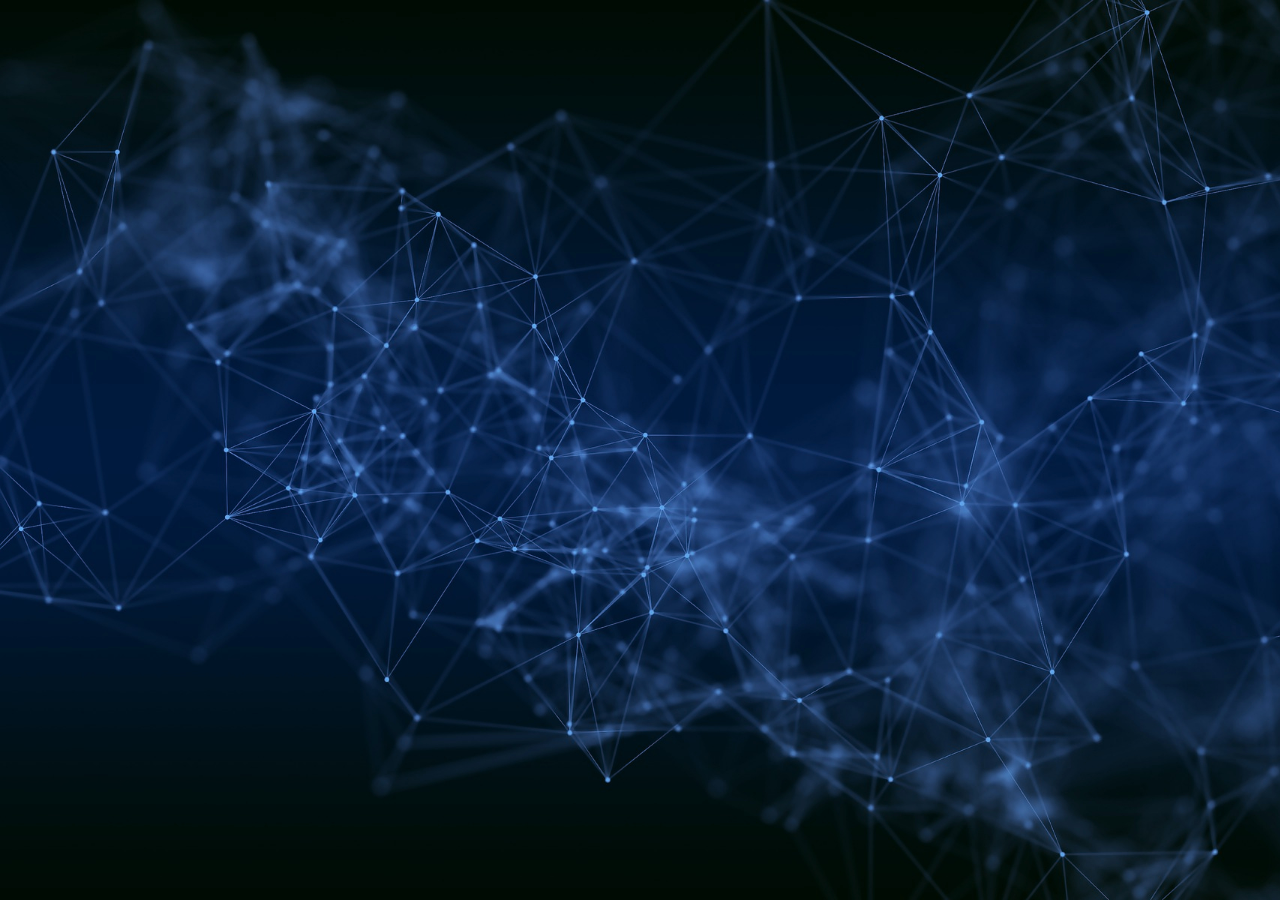
<file: index.html>
<!DOCTYPE html>
<html lang="en">
  <head>
    <meta charset="UTF-8">
    <meta name="viewport" content="width=device-width, initial-scale=1.0">
    <title>devopslearning</title>
    <!-- Favicon -->
    <link rel="icon" href="img/icon.png" type="image/x-icon" />
    <!-- Font Awesome icons -->
    <link rel="stylesheet" href="https://use.fontawesome.com/releases/v5.8.1/css/all.css">
    <!-- Core theme CSS -->
    <link rel="stylesheet" href="style.css">
  </head>

  <body>
    <!-- Parallax Pixel Background Animation -->
    <section class="animated-background">
      <div id="stars1"></div>
      <div id="stars2"></div>
      <div id="stars3"></div>
    </section>
    <!-- End of Parallax Pixel Background Animation -->

    <a id="profilePicture" href="#popup">
      <img src="img/icon.png" alt="Profile Picture">
    </a>

    <div class="overlay" id="popup">
      <div class="popup">
        <div class="popup-photo">
          <a href="img/icon.png" target="_blank">
            <img src="img/icon.png" alt="Profile Picture">
          </a>
        </div>
        <div class="popup-quote">
          IT courses at the best price
        </div>
        <a class="popup-close" onclick="history.back()">&times;</a>
      </div>
    </div>

    <div id="userName">
      devopslearning
    </div>

    <div id="links">
        <a class="link" href="https://www.udemy.com/course/fortinet-fortigate-pracical-firewalling-course/?couponCode=LINK-2025-04" target="_blank" style="background-image: url('img/fortinet.jpg');">
        Fortinet FortiGate: Pracical Firewalling Course
        <br>only 12.99
    </a>
    <a class="link" href="https://www.udemy.com/course/proxmox-ve-8-practical-course-on-virtualization/?couponCode=LINK-2025-04" target="_blank" style="background-image: url('img/proxmox.jpg');">
        Proxmox VE 8 Practical Course on Virtualization
        <br>only 12.99
    </a>
    <a class="link" href="https://www.udemy.com/course/proxmox-ve-advanced-virtualization-hands-on-course/?couponCode=LINK-2025-04" target="_blank" style="background-image: url('img/proxmox-advanced.jpg');">
      Proxmox VE 8 Advanced - Virtualization Hands-on Course
      <br>only 12.99
    </a>
    </div>

    <div id="hashtag">
      Special Discount on IT Courses
    </div>
  </body>
</html>
</file>
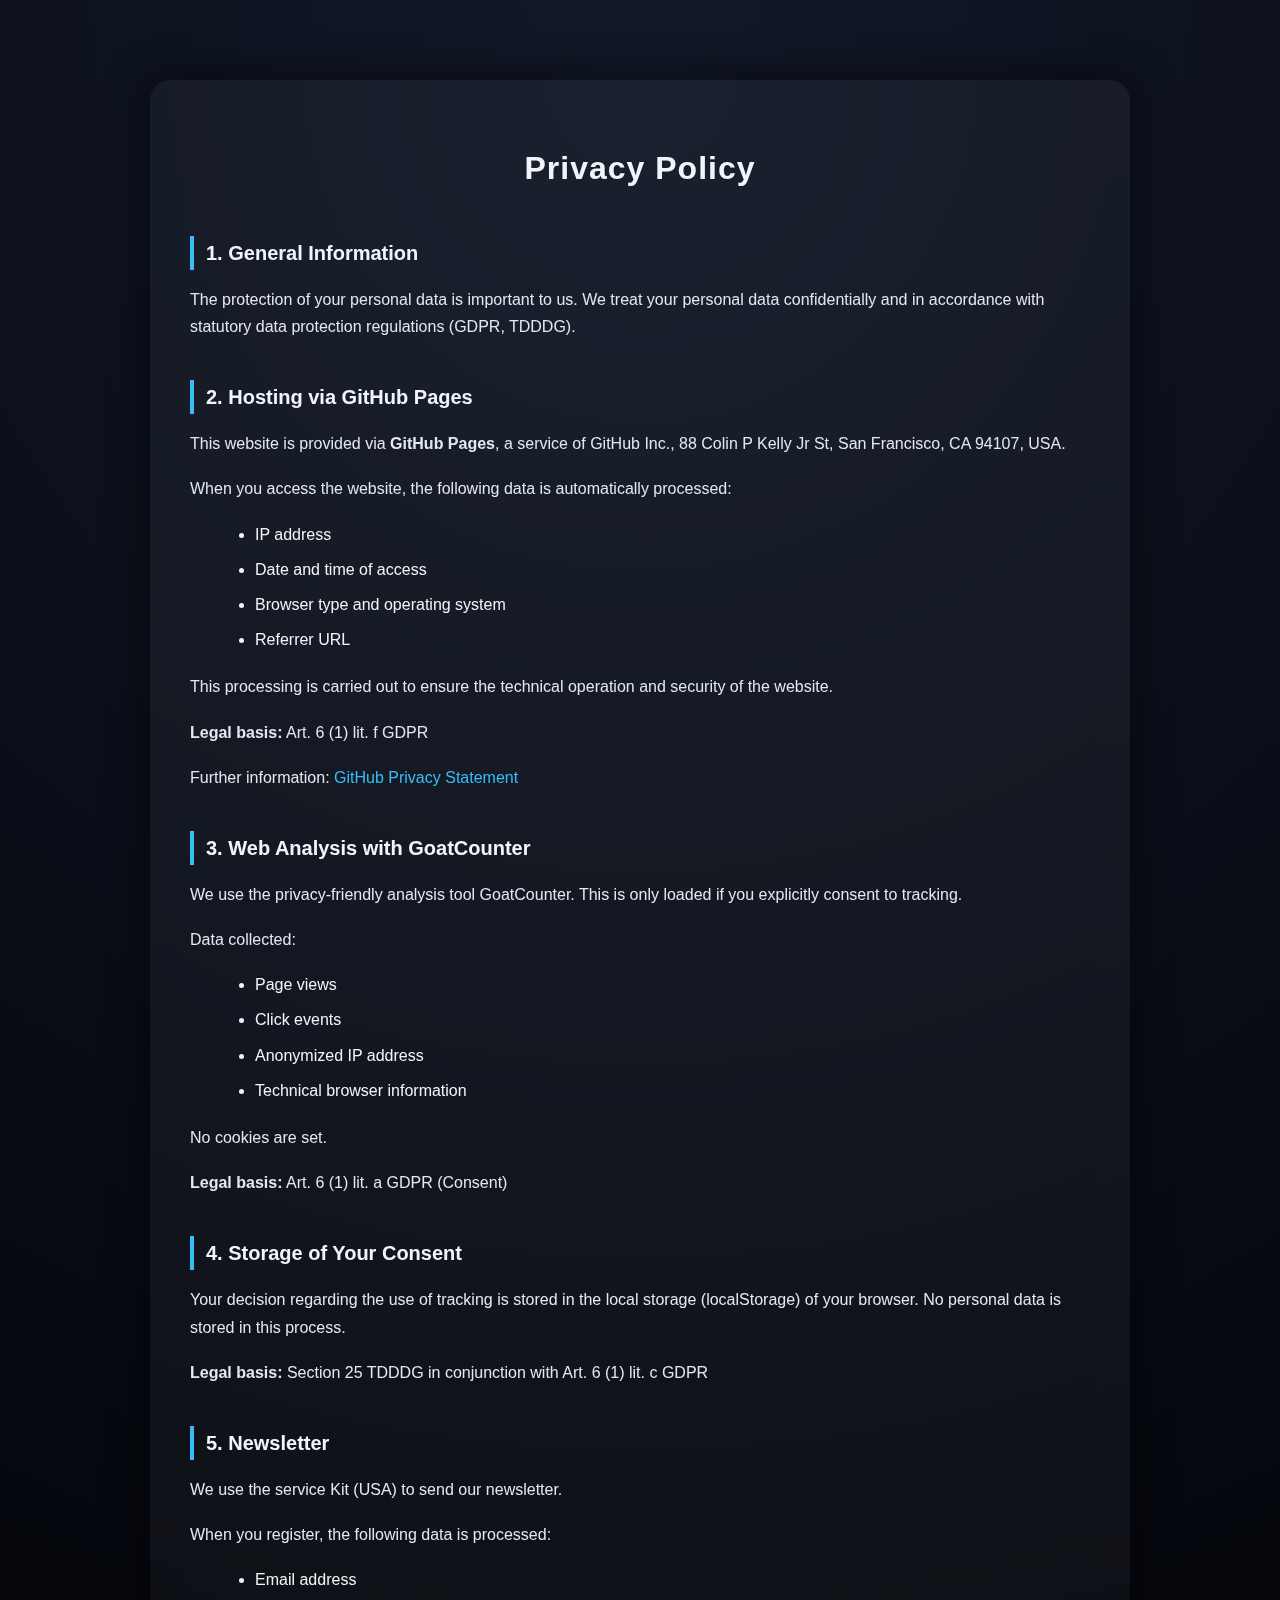
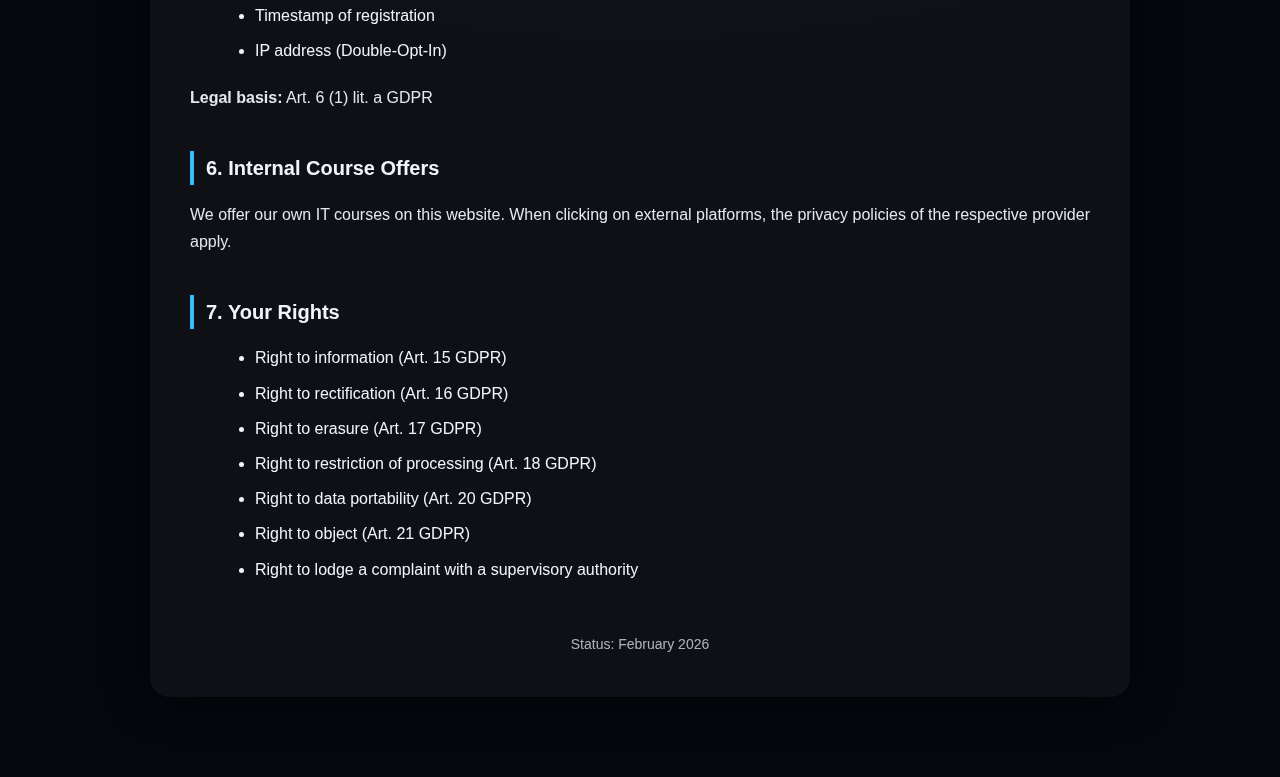
<file: dataprotection.html>
<!DOCTYPE html>
<html lang="en">
<head>
  <meta charset="UTF-8">
  <title>Privacy Policy</title>
  <link rel="stylesheet" href="dataprotection.css">
</head>
<body>

<div class="privacy-container">

  <h1>Privacy Policy</h1>

  <h2>1. General Information</h2>
  <p>
    The protection of your personal data is important to us. 
    We treat your personal data confidentially and in accordance 
    with statutory data protection regulations (GDPR, TDDDG).
  </p>

  <h2>2. Hosting via GitHub Pages</h2>
  <p>
    This website is provided via <strong>GitHub Pages</strong>, 
    a service of GitHub Inc., 88 Colin P Kelly Jr St, 
    San Francisco, CA 94107, USA.
  </p>

  <p>When you access the website, the following data is automatically processed:</p>

  <ul>
    <li>IP address</li>
    <li>Date and time of access</li>
    <li>Browser type and operating system</li>
    <li>Referrer URL</li>
  </ul>

  <p>
    This processing is carried out to ensure the technical operation 
    and security of the website.
  </p>

  <p>
    <strong>Legal basis:</strong> 
    Art. 6 (1) lit. f GDPR
  </p>

  <p>
    Further information: 
    <a href="https://docs.github.com/en/site-policy/privacy-policies/github-privacy-statement" target="_blank">
      GitHub Privacy Statement
    </a>
  </p>

  <h2>3. Web Analysis with GoatCounter</h2>
  <p>
    We use the privacy-friendly analysis tool GoatCounter. 
    This is only loaded if you explicitly consent to tracking.
  </p>

  <p>Data collected:</p>

  <ul>
    <li>Page views</li>
    <li>Click events</li>
    <li>Anonymized IP address</li>
    <li>Technical browser information</li>
  </ul>

  <p>No cookies are set.</p>

  <p>
    <strong>Legal basis:</strong> 
    Art. 6 (1) lit. a GDPR (Consent)
  </p>

  <h2>4. Storage of Your Consent</h2>
  <p>
    Your decision regarding the use of tracking is stored in the 
    local storage (localStorage) of your browser. 
    No personal data is stored in this process.
  </p>

  <p>
    <strong>Legal basis:</strong> 
    Section 25 TDDDG in conjunction with Art. 6 (1) lit. c GDPR
  </p>

  <h2>5. Newsletter</h2>
  <p>
    We use the service Kit (USA) to send our newsletter.
  </p>

  <p>When you register, the following data is processed:</p>

  <ul>
    <li>Email address</li>
    <li>Timestamp of registration</li>
    <li>IP address (Double-Opt-In)</li>
  </ul>

  <p>
    <strong>Legal basis:</strong> 
    Art. 6 (1) lit. a GDPR
  </p>

  <h2>6. Internal Course Offers</h2>
  <p>
    We offer our own IT courses on this website. 
    When clicking on external platforms, the privacy policies 
    of the respective provider apply.
  </p>

  <h2>7. Your Rights</h2>
  <ul>
    <li>Right to information (Art. 15 GDPR)</li>
    <li>Right to rectification (Art. 16 GDPR)</li>
    <li>Right to erasure (Art. 17 GDPR)</li>
    <li>Right to restriction of processing (Art. 18 GDPR)</li>
    <li>Right to data portability (Art. 20 GDPR)</li>
    <li>Right to object (Art. 21 GDPR)</li>
    <li>Right to lodge a complaint with a supervisory authority</li>
  </ul>

  <div class="privacy-footer">
    Status: February 2026
  </div>

</div>

</body>
</html>
</file>
<file: style.css>
@import url('https://fonts.googleapis.com/css?family=Karla:400,700&display=swap');

:root {
    --bgColor: #223344;
    --bgColor2: #090a0f;
    --accentColor: #FFF;
    --font: 'Karla', sans-serif;
    --delay: .3s;
}

body {
    margin: 0;
    padding: 0;
    min-height: 100vh;
    font-family: var(--font);
    background: radial-gradient(ellipse at bottom, var(--bgColor) 0%, var(--bgColor2) 100%);
    background-image: url('img/background.jpg');
    opacity: 0;
    animation: 1s ease-out var(--delay) 1 transitionAnimation; /* duration/timing-function/delay/iterations/name */
    animation-fill-mode: forwards;
    background-repeat: no-repeat;
    background-size: cover;
    position: relative;
}

#profilePicture, #profilePicture img {
    position: relative;
    width: 96px;
    height: 96px;
    display: block;
    margin: 40px auto 20px;
    border-radius: 50%;
    -webkit-tap-highlight-color: transparent;
}

#userName {
    color: var(--accentColor);
    font-size: 1rem;
    font-weight: bold;
    line-height: 1.25;
    display: block;
    font-family: var(--font);
    width: 100%;
    text-align: center;
    text-decoration: none;
}

#links {
    max-width: 675px;
    width: auto;
    display: block;
    margin: 27px auto;
}

.link {
    position: relative;
    background-color: transparent;
    color: var(--accentColor);
    border: solid #8f96a3 3px;
    border-radius: 10px;
    font-size: 1.2rem;
    text-align: center;
    display: block;
    margin-left: 10px;
    margin-right: 10px;
    margin-bottom: 10px;
    padding: 10px 20px 10px 90px;
    text-decoration: none;
    -webkit-tap-highlight-color: transparent;
    background-repeat: no-repeat;
    background-position: 20px center;
    background-size: 60px auto;
}

@media screen and (max-width: 600px) {
    .link {
        padding-left: 100px;
    }
}

@media (hover: hover) {
    .link:hover {
        background-color: var(--accentColor);
        color: var(--bgColor);
    }
}

.link:active {
    background-color: var(--accentColor);
    color: var(--bgColor);
}

#hashtag {
    position: relative;
    padding-bottom: 20px;
    color: var(--accentColor);
    font-size: 1rem;
    display: block;
    font-family: var(--font);
    width: 100%;
    text-align: center;

    /*  animation   */
    overflow: hidden;
    background: linear-gradient(90deg, var(--bgColor), var(--accentColor), var(--bgColor));
    background-repeat: no-repeat;
    background-size: 80%;
    animation: animate 3s linear var(--delay) infinite;
    -webkit-background-clip: text;
    background-clip: text;
    -webkit-text-fill-color: rgba(255, 255, 255, 0);
}


/*-------------------------animations-----------------------*/
@keyframes transitionAnimation {
    0% {
        opacity: 0;
        transform: translateY(-10px);
    }
    100% {
        opacity: 1;
        transform: translateY(0);
    }
}

@keyframes animate {
    0% {
      background-position: -500%;
    }
    100% {
      background-position: 500%;
    }
}

@keyframes animStar {
    from {
        transform: translateY(0px);
    }
    to {
        transform: translateY(-2000px);
    }
}


/*-------------------------popup------------------------*/
/* credits: https://www.youtube.com/watch?v=lAS2glU0xlc */
.overlay {
    display: flex;
    align-items: center;
    justify-content: center;
    position: fixed;
    top: 0;
    bottom: 0;
    left: 0;
    right: 0;
    background-color: rgba(0, 0, 0, 0.7);
    z-index: 2;
    visibility: hidden;
    opacity: 0;
    overflow: hidden;
    transition: .5s ease-in-out;
}

.popup {
    position: relative;
    top: -43%;
    /* right: -100vh; */
    display: flex;
    flex-direction: column;
    align-items: center;
    max-width: 400px;
    /* max-height: 500px; */
    width: auto;
    height: auto;
    margin: 56px;
    background-color: var(--bgColor);
    /* transform: rotate(32deg); */
    transform: scale(0);
    transition: .5s ease-in-out;
}

.popup-quote {
    font-family : Baskerville, Georgia, serif;
    font-style : italic;
    position: flex;
    color: var(--accentColor);
    padding: 20px;
    text-align: center;
    font-size: 1rem;
}

.popup-photo {
    display: flex;
    width: 100%;
    height: 100%;
}

.popup-photo img {
    width: 100%;
    height: 100%;
}

.overlay:target {
    visibility: visible;
    opacity: 1;
}

.overlay:target .popup {
    transform: scale(1);
    top: 0;
    /* right: 0; */
    /* transform: rotate(0); */
}

.popup-close {
    position: absolute;
    right: -1rem;
    top: -1rem;
    width: 3rem;
    height: 3rem;
    font-size: 1.7rem;
    font-weight: 400;
    border-radius: 100%;
    background-color: var(--bgColor);
    z-index: 4;
    color: var(--accentColor);
    line-height: 2.7rem;
    text-align: center;
    cursor: pointer;
    text-decoration: none;
    -webkit-tap-highlight-color: transparent;
}

@media (hover: hover) {
    .popup-close:hover {
        background-color: var(--accentColor);
        color: var(--bgColor);
    }
}

.popup-close:active {
    background-color: var(--accentColor);
    color: var(--bgColor);
}


/*-----------------------parallax-----------------------*/
/* credits: https://www.youtube.com/watch?v=aywzn9cf-_U */
#stars1 {
    width: 1px;
    height: 1px;
    background: transparent;
    animation: animStar 120s linear infinite;

    box-shadow: 779px 1331px #fff, 324px 42px #fff, 303px 586px #fff,
    1312px 276px #fff, 451px 625px #fff, 521px 1931px #fff, 1087px 1871px #fff,
    36px 1546px #fff, 132px 934px #fff, 1698px 901px #fff, 1418px 664px #fff,
    1448px 1157px #fff, 1084px 232px #fff, 347px 1776px #fff, 1722px 243px #fff,
    1629px 835px #fff, 479px 969px #fff, 1231px 960px #fff, 586px 384px #fff,
    164px 527px #fff, 8px 646px #fff, 1150px 1126px #fff, 665px 1357px #fff,
    1556px 1982px #fff, 1260px 1961px #fff, 1675px 1741px #fff,
    1843px 1514px #fff, 718px 1628px #fff, 242px 1343px #fff, 1497px 1880px #fff,
    1364px 230px #fff, 1739px 1302px #fff, 636px 959px #fff, 304px 686px #fff,
    614px 751px #fff, 1935px 816px #fff, 1428px 60px #fff, 355px 335px #fff,
    1594px 158px #fff, 90px 60px #fff, 1553px 162px #fff, 1239px 1825px #fff,
    1945px 587px #fff, 749px 1785px #fff, 1987px 1172px #fff, 1301px 1237px #fff,
    1039px 342px #fff, 1585px 1481px #fff, 995px 1048px #fff, 524px 932px #fff,
    214px 413px #fff, 1701px 1300px #fff, 1037px 1613px #fff, 1871px 996px #fff,
    1360px 1635px #fff, 1110px 1313px #fff, 412px 1783px #fff, 1949px 177px #fff,
    903px 1854px #fff, 700px 1936px #fff, 378px 125px #fff, 308px 834px #fff,
    1118px 962px #fff, 1350px 1929px #fff, 781px 1811px #fff, 561px 137px #fff,
    757px 1148px #fff, 1670px 1979px #fff, 343px 739px #fff, 945px 795px #fff,
    576px 1903px #fff, 1078px 1436px #fff, 1583px 450px #fff, 1366px 474px #fff,
    297px 1873px #fff, 192px 162px #fff, 1624px 1633px #fff, 59px 453px #fff,
    82px 1872px #fff, 1933px 498px #fff, 1966px 1974px #fff, 1975px 1688px #fff,
    779px 314px #fff, 1858px 1543px #fff, 73px 1507px #fff, 1693px 975px #fff,
    1683px 108px #fff, 1768px 1654px #fff, 654px 14px #fff, 494px 171px #fff,
    1689px 1895px #fff, 1660px 263px #fff, 1031px 903px #fff, 1203px 1393px #fff,
    1333px 1421px #fff, 1113px 41px #fff, 1206px 1645px #fff, 1325px 1635px #fff,
    142px 388px #fff, 572px 215px #fff, 1535px 296px #fff, 1419px 407px #fff,
    1379px 1003px #fff, 329px 469px #fff, 1791px 1652px #fff, 935px 1802px #fff,
    1330px 1820px #fff, 421px 1933px #fff, 828px 365px #fff, 275px 316px #fff,
    707px 960px #fff, 1605px 1554px #fff, 625px 58px #fff, 717px 1697px #fff,
    1669px 246px #fff, 1925px 322px #fff, 1154px 1803px #fff, 1929px 295px #fff,
    1248px 240px #fff, 1045px 1755px #fff, 166px 942px #fff, 1888px 1773px #fff,
    678px 1963px #fff, 1370px 569px #fff, 1974px 1400px #fff, 1786px 460px #fff,
    51px 307px #fff, 784px 1400px #fff, 730px 1258px #fff, 1712px 393px #fff,
    416px 170px #fff, 1797px 1932px #fff, 572px 219px #fff, 1557px 1856px #fff,
    218px 8px #fff, 348px 1334px #fff, 469px 413px #fff, 385px 1738px #fff,
    1357px 1818px #fff, 240px 942px #fff, 248px 1847px #fff, 1535px 806px #fff,
    236px 1514px #fff, 1429px 1556px #fff, 73px 1633px #fff, 1398px 1121px #fff,
    671px 1301px #fff, 1404px 1663px #fff, 740px 1018px #fff, 1600px 377px #fff,
    785px 514px #fff, 112px 1084px #fff, 1915px 1887px #fff, 1463px 1848px #fff,
    687px 1115px #fff, 1268px 1768px #fff, 1729px 1425px #fff,
    1284px 1022px #fff, 801px 974px #fff, 1975px 1317px #fff, 1354px 834px #fff,
    1446px 1484px #fff, 1283px 1786px #fff, 11px 523px #fff, 1842px 236px #fff,
    1355px 654px #fff, 429px 7px #fff, 1033px 1128px #fff, 157px 297px #fff,
    545px 635px #fff, 52px 1080px #fff, 827px 1520px #fff, 1121px 490px #fff,
    9px 309px #fff, 1744px 1586px #fff, 1014px 417px #fff, 1534px 524px #fff,
    958px 552px #fff, 1403px 1496px #fff, 387px 703px #fff, 1522px 548px #fff,
    1355px 282px #fff, 1532px 601px #fff, 1838px 790px #fff, 290px 259px #fff,
    295px 598px #fff, 1601px 539px #fff, 1561px 1272px #fff, 34px 1922px #fff,
    1024px 543px #fff, 467px 369px #fff, 722px 333px #fff, 1976px 1255px #fff,
    766px 983px #fff, 1582px 1285px #fff, 12px 512px #fff, 617px 1410px #fff,
    682px 577px #fff, 1334px 1438px #fff, 439px 327px #fff, 1617px 1661px #fff,
    673px 129px #fff, 794px 941px #fff, 1386px 1902px #fff, 37px 1353px #fff,
    1467px 1353px #fff, 416px 18px #fff, 187px 344px #fff, 200px 1898px #fff,
    1491px 1619px #fff, 811px 347px #fff, 924px 1827px #fff, 945px 217px #fff,
    1735px 1228px #fff, 379px 1890px #fff, 79px 761px #fff, 825px 1837px #fff,
    1980px 1558px #fff, 1308px 1573px #fff, 1488px 1726px #fff,
    382px 1208px #fff, 522px 595px #fff, 1277px 1898px #fff, 354px 552px #fff,
    161px 1784px #fff, 614px 251px #fff, 526px 1576px #fff, 17px 212px #fff,
    179px 996px #fff, 467px 1208px #fff, 1944px 1838px #fff, 1140px 1093px #fff,
    858px 1007px #fff, 200px 1064px #fff, 423px 1964px #fff, 1945px 439px #fff,
    1377px 689px #fff, 1120px 1437px #fff, 1876px 668px #fff, 907px 1324px #fff,
    343px 1976px #fff, 1816px 1501px #fff, 1849px 177px #fff, 647px 91px #fff,
    1984px 1012px #fff, 1336px 1300px #fff, 128px 648px #fff, 305px 1060px #fff,
    1324px 826px #fff, 1263px 1314px #fff, 1801px 629px #fff, 1614px 1555px #fff,
    1634px 90px #fff, 1603px 452px #fff, 891px 1984px #fff, 1556px 1906px #fff,
    121px 68px #fff, 1676px 1714px #fff, 516px 936px #fff, 1947px 1492px #fff,
    1455px 1519px #fff, 45px 602px #fff, 205px 1039px #fff, 793px 172px #fff,
    1562px 1739px #fff, 1056px 110px #fff, 1512px 379px #fff, 1795px 1621px #fff,
    1848px 607px #fff, 262px 1719px #fff, 477px 991px #fff, 483px 883px #fff,
    1239px 1197px #fff, 1496px 647px #fff, 1649px 25px #fff, 1491px 1946px #fff,
    119px 996px #fff, 179px 1472px #fff, 1341px 808px #fff, 1565px 1700px #fff,
    407px 1544px #fff, 1754px 357px #fff, 1288px 981px #fff, 902px 1997px #fff,
    1755px 1668px #fff, 186px 877px #fff, 1202px 1882px #fff, 461px 1213px #fff,
    1400px 748px #fff, 1969px 1899px #fff, 809px 522px #fff, 514px 1219px #fff,
    374px 275px #fff, 938px 1973px #fff, 357px 552px #fff, 144px 1722px #fff,
    1572px 912px #fff, 402px 1858px #fff, 1544px 1195px #fff, 667px 1257px #fff,
    727px 1496px #fff, 993px 232px #fff, 1772px 313px #fff, 1040px 1590px #fff,
    1204px 1973px #fff, 1268px 79px #fff, 1555px 1048px #fff, 986px 1707px #fff,
    978px 1710px #fff, 713px 360px #fff, 407px 863px #fff, 461px 736px #fff,
    284px 1608px #fff, 103px 430px #fff, 1283px 1319px #fff, 977px 1186px #fff,
    1966px 1516px #fff, 1287px 1129px #fff, 70px 1098px #fff, 1189px 889px #fff,
    1126px 1734px #fff, 309px 1292px #fff, 879px 764px #fff, 65px 473px #fff,
    1003px 1959px #fff, 658px 791px #fff, 402px 1576px #fff, 35px 622px #fff,
    529px 1589px #fff, 164px 666px #fff, 1876px 1290px #fff, 1541px 526px #fff,
    270px 1297px #fff, 440px 865px #fff, 1500px 802px #fff, 182px 1754px #fff,
    1264px 892px #fff, 272px 1249px #fff, 1289px 1535px #fff, 190px 1646px #fff,
    955px 242px #fff, 1456px 1597px #fff, 1727px 1983px #fff, 635px 801px #fff,
    226px 455px #fff, 1396px 1710px #fff, 849px 1863px #fff, 237px 1264px #fff,
    839px 140px #fff, 1122px 735px #fff, 1280px 15px #fff, 1318px 242px #fff,
    1819px 1148px #fff, 333px 1392px #fff, 1949px 553px #fff, 1878px 1332px #fff,
    467px 548px #fff, 1812px 1082px #fff, 1067px 193px #fff, 243px 156px #fff,
    483px 1616px #fff, 1714px 933px #fff, 759px 1800px #fff, 1822px 995px #fff,
    1877px 572px #fff, 581px 1084px #fff, 107px 732px #fff, 642px 1837px #fff,
    166px 1493px #fff, 1555px 198px #fff, 819px 307px #fff, 947px 345px #fff,
    827px 224px #fff, 927px 1394px #fff, 540px 467px #fff, 1093px 405px #fff,
    1140px 927px #fff, 130px 529px #fff, 33px 1980px #fff, 1147px 1663px #fff,
    1616px 1436px #fff, 528px 710px #fff, 798px 1100px #fff, 505px 1480px #fff,
    899px 641px #fff, 1909px 1949px #fff, 1311px 964px #fff, 979px 1301px #fff,
    1393px 969px #fff, 1793px 1886px #fff, 292px 357px #fff, 1196px 1718px #fff,
    1290px 1994px #fff, 537px 1973px #fff, 1181px 1674px #fff,
    1740px 1566px #fff, 1307px 265px #fff, 922px 522px #fff, 1892px 472px #fff,
    384px 1746px #fff, 392px 1098px #fff, 647px 548px #fff, 390px 1498px #fff,
    1246px 138px #fff, 730px 876px #fff, 192px 1472px #fff, 1790px 1789px #fff,
    928px 311px #fff, 1253px 1647px #fff, 747px 1921px #fff, 1561px 1025px #fff,
    1533px 1292px #fff, 1985px 195px #fff, 728px 729px #fff, 1712px 1936px #fff,
    512px 1717px #fff, 1528px 483px #fff, 313px 1642px #fff, 281px 1849px #fff,
    1212px 799px #fff, 435px 1191px #fff, 1422px 611px #fff, 1718px 1964px #fff,
    411px 944px #fff, 210px 636px #fff, 1502px 1295px #fff, 1434px 349px #fff,
    769px 60px #fff, 747px 1053px #fff, 789px 504px #fff, 1436px 1264px #fff,
    1893px 1225px #fff, 1394px 1788px #fff, 1108px 1317px #fff,
    1673px 1395px #fff, 854px 1010px #fff, 1705px 80px #fff, 1858px 148px #fff,
    1729px 344px #fff, 1388px 664px #fff, 895px 406px #fff, 1479px 157px #fff,
    1441px 1157px #fff, 552px 1900px #fff, 516px 364px #fff, 1647px 189px #fff,
    1427px 1071px #fff, 785px 729px #fff, 1080px 1710px #fff, 504px 204px #fff,
    1177px 1622px #fff, 657px 34px #fff, 1296px 1099px #fff, 248px 180px #fff,
    1212px 1568px #fff, 667px 1562px #fff, 695px 841px #fff, 1608px 1247px #fff,
    751px 882px #fff, 87px 167px #fff, 607px 1368px #fff, 1363px 1203px #fff,
    1836px 317px #fff, 1668px 1703px #fff, 830px 1154px #fff, 1721px 1398px #fff,
    1601px 1280px #fff, 976px 874px #fff, 1743px 254px #fff, 1020px 1815px #fff,
    1670px 1766px #fff, 1890px 735px #fff, 1379px 136px #fff, 1864px 695px #fff,
    206px 965px #fff, 1404px 1932px #fff, 1923px 1360px #fff, 247px 682px #fff,
    519px 1708px #fff, 645px 750px #fff, 1164px 1204px #fff, 834px 323px #fff,
    172px 1350px #fff, 213px 972px #fff, 1837px 190px #fff, 285px 1806px #fff,
    1047px 1299px #fff, 1548px 825px #fff, 1730px 324px #fff, 1346px 1909px #fff,
    772px 270px #fff, 345px 1190px #fff, 478px 1433px #fff, 1479px 25px #fff,
    1994px 1830px #fff, 1744px 732px #fff, 20px 1635px #fff, 690px 1795px #fff,
    1594px 569px #fff, 579px 245px #fff, 1398px 733px #fff, 408px 1352px #fff,
    1774px 120px #fff, 1152px 1370px #fff, 1698px 1810px #fff, 710px 1450px #fff,
    665px 286px #fff, 493px 1720px #fff, 786px 5px #fff, 637px 1140px #fff,
    764px 324px #fff, 927px 310px #fff, 938px 1424px #fff, 1884px 744px #fff,
    913px 462px #fff, 1831px 1936px #fff, 1527px 249px #fff, 36px 1381px #fff,
    1597px 581px #fff, 1530px 355px #fff, 949px 459px #fff, 799px 828px #fff,
    242px 1471px #fff, 654px 797px #fff, 796px 594px #fff, 1365px 678px #fff,
    752px 23px #fff, 1630px 541px #fff, 982px 72px #fff, 1733px 1831px #fff,
    21px 412px #fff, 775px 998px #fff, 335px 1945px #fff, 264px 583px #fff,
    158px 1311px #fff, 528px 164px #fff, 1978px 574px #fff, 717px 1203px #fff,
    734px 1591px #fff, 1555px 820px #fff, 16px 1943px #fff, 1625px 1177px #fff,
    1236px 690px #fff, 1585px 1590px #fff, 1737px 1728px #fff, 721px 698px #fff,
    1804px 1186px #fff, 166px 980px #fff, 1850px 230px #fff, 330px 1712px #fff,
    95px 797px #fff, 1948px 1078px #fff, 469px 939px #fff, 1269px 1899px #fff,
    955px 1220px #fff, 1137px 1075px #fff, 312px 1293px #fff, 986px 1762px #fff,
    1103px 1238px #fff, 428px 1993px #fff, 355px 570px #fff, 977px 1836px #fff,
    1395px 1092px #fff, 276px 913px #fff, 1743px 656px #fff, 773px 502px #fff,
    1686px 1322px #fff, 1516px 1945px #fff, 1334px 501px #fff, 266px 156px #fff,
    455px 655px #fff, 798px 72px #fff, 1059px 1259px #fff, 1402px 1687px #fff,
    236px 1329px #fff, 1455px 786px #fff, 146px 1228px #fff, 1851px 823px #fff,
    1062px 100px #fff, 1220px 953px #fff, 20px 1826px #fff, 36px 1063px #fff,
    1525px 338px #fff, 790px 1521px #fff, 741px 1099px #fff, 288px 1489px #fff,
    700px 1060px #fff, 390px 1071px #fff, 411px 1036px #fff, 1853px 1072px #fff,
    1446px 1085px #fff, 1164px 874px #fff, 924px 925px #fff, 291px 271px #fff,
    1257px 1964px #fff, 1580px 1352px #fff, 1507px 1216px #fff, 211px 956px #fff,
    985px 1195px #fff, 975px 1640px #fff, 518px 101px #fff, 663px 1395px #fff,
    914px 532px #fff, 145px 1320px #fff, 69px 1397px #fff, 982px 523px #fff,
    257px 725px #fff, 1599px 831px #fff, 1636px 1513px #fff, 1250px 1158px #fff,
    1132px 604px #fff, 183px 102px #fff, 1057px 318px #fff, 1247px 1835px #fff,
    1983px 1110px #fff, 1077px 1455px #fff, 921px 1770px #fff, 806px 1350px #fff,
    1938px 1992px #fff, 855px 1260px #fff, 902px 1345px #fff, 658px 1908px #fff,
    1845px 679px #fff, 712px 1482px #fff, 595px 950px #fff, 1784px 1992px #fff,
    1847px 1785px #fff, 691px 1004px #fff, 175px 1179px #fff, 1666px 1911px #fff,
    41px 61px #fff, 971px 1080px #fff, 1830px 1450px #fff, 1351px 1518px #fff,
    1257px 99px #fff, 1395px 1498px #fff, 1117px 252px #fff, 1779px 597px #fff,
    1346px 729px #fff, 1108px 1144px #fff, 402px 691px #fff, 72px 496px #fff,
    1673px 1604px #fff, 1497px 974px #fff, 1865px 1664px #fff, 88px 806px #fff,
    918px 77px #fff, 244px 1118px #fff, 256px 1820px #fff, 1851px 1840px #fff,
    605px 1851px #fff, 634px 383px #fff, 865px 37px #fff, 943px 1024px #fff,
    1951px 177px #fff, 1097px 523px #fff, 985px 1700px #fff, 1243px 122px #fff,
    768px 1070px #fff, 468px 194px #fff, 320px 1867px #fff, 1850px 185px #fff,
    380px 1616px #fff, 468px 1294px #fff, 1122px 1743px #fff, 884px 299px #fff,
    1300px 1917px #fff, 1860px 396px #fff, 1270px 990px #fff, 529px 733px #fff,
    1975px 1347px #fff, 1885px 685px #fff, 226px 506px #fff, 651px 878px #fff,
    1323px 680px #fff, 1284px 680px #fff, 238px 1967px #fff, 911px 174px #fff,
    1111px 521px #fff, 1150px 85px #fff, 794px 502px #fff, 484px 1856px #fff,
    1809px 368px #fff, 112px 953px #fff, 590px 1009px #fff, 1655px 311px #fff,
    100px 1026px #fff, 1803px 352px #fff, 865px 306px #fff, 1077px 1019px #fff,
    1335px 872px #fff, 1647px 1298px #fff, 1233px 1387px #fff, 698px 1036px #fff,
    659px 1860px #fff, 388px 1412px #fff, 1212px 458px #fff, 755px 1468px #fff,
    696px 1654px #fff, 1144px 60px #fff;
}

#stars1:after {
    content: '';
    position: absolute;
    top: auto;
    width: 1px;
    height: 1px;
    background: transparent;

    box-shadow: 779px 1331px #fff, 324px 42px #fff, 303px 586px #fff,
    1312px 276px #fff, 451px 625px #fff, 521px 1931px #fff, 1087px 1871px #fff,
    36px 1546px #fff, 132px 934px #fff, 1698px 901px #fff, 1418px 664px #fff,
    1448px 1157px #fff, 1084px 232px #fff, 347px 1776px #fff, 1722px 243px #fff,
    1629px 835px #fff, 479px 969px #fff, 1231px 960px #fff, 586px 384px #fff,
    164px 527px #fff, 8px 646px #fff, 1150px 1126px #fff, 665px 1357px #fff,
    1556px 1982px #fff, 1260px 1961px #fff, 1675px 1741px #fff,
    1843px 1514px #fff, 718px 1628px #fff, 242px 1343px #fff, 1497px 1880px #fff,
    1364px 230px #fff, 1739px 1302px #fff, 636px 959px #fff, 304px 686px #fff,
    614px 751px #fff, 1935px 816px #fff, 1428px 60px #fff, 355px 335px #fff,
    1594px 158px #fff, 90px 60px #fff, 1553px 162px #fff, 1239px 1825px #fff,
    1945px 587px #fff, 749px 1785px #fff, 1987px 1172px #fff, 1301px 1237px #fff,
    1039px 342px #fff, 1585px 1481px #fff, 995px 1048px #fff, 524px 932px #fff,
    214px 413px #fff, 1701px 1300px #fff, 1037px 1613px #fff, 1871px 996px #fff,
    1360px 1635px #fff, 1110px 1313px #fff, 412px 1783px #fff, 1949px 177px #fff,
    903px 1854px #fff, 700px 1936px #fff, 378px 125px #fff, 308px 834px #fff,
    1118px 962px #fff, 1350px 1929px #fff, 781px 1811px #fff, 561px 137px #fff,
    757px 1148px #fff, 1670px 1979px #fff, 343px 739px #fff, 945px 795px #fff,
    576px 1903px #fff, 1078px 1436px #fff, 1583px 450px #fff, 1366px 474px #fff,
    297px 1873px #fff, 192px 162px #fff, 1624px 1633px #fff, 59px 453px #fff,
    82px 1872px #fff, 1933px 498px #fff, 1966px 1974px #fff, 1975px 1688px #fff,
    779px 314px #fff, 1858px 1543px #fff, 73px 1507px #fff, 1693px 975px #fff,
    1683px 108px #fff, 1768px 1654px #fff, 654px 14px #fff, 494px 171px #fff,
    1689px 1895px #fff, 1660px 263px #fff, 1031px 903px #fff, 1203px 1393px #fff,
    1333px 1421px #fff, 1113px 41px #fff, 1206px 1645px #fff, 1325px 1635px #fff,
    142px 388px #fff, 572px 215px #fff, 1535px 296px #fff, 1419px 407px #fff,
    1379px 1003px #fff, 329px 469px #fff, 1791px 1652px #fff, 935px 1802px #fff,
    1330px 1820px #fff, 421px 1933px #fff, 828px 365px #fff, 275px 316px #fff,
    707px 960px #fff, 1605px 1554px #fff, 625px 58px #fff, 717px 1697px #fff,
    1669px 246px #fff, 1925px 322px #fff, 1154px 1803px #fff, 1929px 295px #fff,
    1248px 240px #fff, 1045px 1755px #fff, 166px 942px #fff, 1888px 1773px #fff,
    678px 1963px #fff, 1370px 569px #fff, 1974px 1400px #fff, 1786px 460px #fff,
    51px 307px #fff, 784px 1400px #fff, 730px 1258px #fff, 1712px 393px #fff,
    416px 170px #fff, 1797px 1932px #fff, 572px 219px #fff, 1557px 1856px #fff,
    218px 8px #fff, 348px 1334px #fff, 469px 413px #fff, 385px 1738px #fff,
    1357px 1818px #fff, 240px 942px #fff, 248px 1847px #fff, 1535px 806px #fff,
    236px 1514px #fff, 1429px 1556px #fff, 73px 1633px #fff, 1398px 1121px #fff,
    671px 1301px #fff, 1404px 1663px #fff, 740px 1018px #fff, 1600px 377px #fff,
    785px 514px #fff, 112px 1084px #fff, 1915px 1887px #fff, 1463px 1848px #fff,
    687px 1115px #fff, 1268px 1768px #fff, 1729px 1425px #fff,
    1284px 1022px #fff, 801px 974px #fff, 1975px 1317px #fff, 1354px 834px #fff,
    1446px 1484px #fff, 1283px 1786px #fff, 11px 523px #fff, 1842px 236px #fff,
    1355px 654px #fff, 429px 7px #fff, 1033px 1128px #fff, 157px 297px #fff,
    545px 635px #fff, 52px 1080px #fff, 827px 1520px #fff, 1121px 490px #fff,
    9px 309px #fff, 1744px 1586px #fff, 1014px 417px #fff, 1534px 524px #fff,
    958px 552px #fff, 1403px 1496px #fff, 387px 703px #fff, 1522px 548px #fff,
    1355px 282px #fff, 1532px 601px #fff, 1838px 790px #fff, 290px 259px #fff,
    295px 598px #fff, 1601px 539px #fff, 1561px 1272px #fff, 34px 1922px #fff,
    1024px 543px #fff, 467px 369px #fff, 722px 333px #fff, 1976px 1255px #fff,
    766px 983px #fff, 1582px 1285px #fff, 12px 512px #fff, 617px 1410px #fff,
    682px 577px #fff, 1334px 1438px #fff, 439px 327px #fff, 1617px 1661px #fff,
    673px 129px #fff, 794px 941px #fff, 1386px 1902px #fff, 37px 1353px #fff,
    1467px 1353px #fff, 416px 18px #fff, 187px 344px #fff, 200px 1898px #fff,
    1491px 1619px #fff, 811px 347px #fff, 924px 1827px #fff, 945px 217px #fff,
    1735px 1228px #fff, 379px 1890px #fff, 79px 761px #fff, 825px 1837px #fff,
    1980px 1558px #fff, 1308px 1573px #fff, 1488px 1726px #fff,
    382px 1208px #fff, 522px 595px #fff, 1277px 1898px #fff, 354px 552px #fff,
    161px 1784px #fff, 614px 251px #fff, 526px 1576px #fff, 17px 212px #fff,
    179px 996px #fff, 467px 1208px #fff, 1944px 1838px #fff, 1140px 1093px #fff,
    858px 1007px #fff, 200px 1064px #fff, 423px 1964px #fff, 1945px 439px #fff,
    1377px 689px #fff, 1120px 1437px #fff, 1876px 668px #fff, 907px 1324px #fff,
    343px 1976px #fff, 1816px 1501px #fff, 1849px 177px #fff, 647px 91px #fff,
    1984px 1012px #fff, 1336px 1300px #fff, 128px 648px #fff, 305px 1060px #fff,
    1324px 826px #fff, 1263px 1314px #fff, 1801px 629px #fff, 1614px 1555px #fff,
    1634px 90px #fff, 1603px 452px #fff, 891px 1984px #fff, 1556px 1906px #fff,
    121px 68px #fff, 1676px 1714px #fff, 516px 936px #fff, 1947px 1492px #fff,
    1455px 1519px #fff, 45px 602px #fff, 205px 1039px #fff, 793px 172px #fff,
    1562px 1739px #fff, 1056px 110px #fff, 1512px 379px #fff, 1795px 1621px #fff,
    1848px 607px #fff, 262px 1719px #fff, 477px 991px #fff, 483px 883px #fff,
    1239px 1197px #fff, 1496px 647px #fff, 1649px 25px #fff, 1491px 1946px #fff,
    119px 996px #fff, 179px 1472px #fff, 1341px 808px #fff, 1565px 1700px #fff,
    407px 1544px #fff, 1754px 357px #fff, 1288px 981px #fff, 902px 1997px #fff,
    1755px 1668px #fff, 186px 877px #fff, 1202px 1882px #fff, 461px 1213px #fff,
    1400px 748px #fff, 1969px 1899px #fff, 809px 522px #fff, 514px 1219px #fff,
    374px 275px #fff, 938px 1973px #fff, 357px 552px #fff, 144px 1722px #fff,
    1572px 912px #fff, 402px 1858px #fff, 1544px 1195px #fff, 667px 1257px #fff,
    727px 1496px #fff, 993px 232px #fff, 1772px 313px #fff, 1040px 1590px #fff,
    1204px 1973px #fff, 1268px 79px #fff, 1555px 1048px #fff, 986px 1707px #fff,
    978px 1710px #fff, 713px 360px #fff, 407px 863px #fff, 461px 736px #fff,
    284px 1608px #fff, 103px 430px #fff, 1283px 1319px #fff, 977px 1186px #fff,
    1966px 1516px #fff, 1287px 1129px #fff, 70px 1098px #fff, 1189px 889px #fff,
    1126px 1734px #fff, 309px 1292px #fff, 879px 764px #fff, 65px 473px #fff,
    1003px 1959px #fff, 658px 791px #fff, 402px 1576px #fff, 35px 622px #fff,
    529px 1589px #fff, 164px 666px #fff, 1876px 1290px #fff, 1541px 526px #fff,
    270px 1297px #fff, 440px 865px #fff, 1500px 802px #fff, 182px 1754px #fff,
    1264px 892px #fff, 272px 1249px #fff, 1289px 1535px #fff, 190px 1646px #fff,
    955px 242px #fff, 1456px 1597px #fff, 1727px 1983px #fff, 635px 801px #fff,
    226px 455px #fff, 1396px 1710px #fff, 849px 1863px #fff, 237px 1264px #fff,
    839px 140px #fff, 1122px 735px #fff, 1280px 15px #fff, 1318px 242px #fff,
    1819px 1148px #fff, 333px 1392px #fff, 1949px 553px #fff, 1878px 1332px #fff,
    467px 548px #fff, 1812px 1082px #fff, 1067px 193px #fff, 243px 156px #fff,
    483px 1616px #fff, 1714px 933px #fff, 759px 1800px #fff, 1822px 995px #fff,
    1877px 572px #fff, 581px 1084px #fff, 107px 732px #fff, 642px 1837px #fff,
    166px 1493px #fff, 1555px 198px #fff, 819px 307px #fff, 947px 345px #fff,
    827px 224px #fff, 927px 1394px #fff, 540px 467px #fff, 1093px 405px #fff,
    1140px 927px #fff, 130px 529px #fff, 33px 1980px #fff, 1147px 1663px #fff,
    1616px 1436px #fff, 528px 710px #fff, 798px 1100px #fff, 505px 1480px #fff,
    899px 641px #fff, 1909px 1949px #fff, 1311px 964px #fff, 979px 1301px #fff,
    1393px 969px #fff, 1793px 1886px #fff, 292px 357px #fff, 1196px 1718px #fff,
    1290px 1994px #fff, 537px 1973px #fff, 1181px 1674px #fff,
    1740px 1566px #fff, 1307px 265px #fff, 922px 522px #fff, 1892px 472px #fff,
    384px 1746px #fff, 392px 1098px #fff, 647px 548px #fff, 390px 1498px #fff,
    1246px 138px #fff, 730px 876px #fff, 192px 1472px #fff, 1790px 1789px #fff,
    928px 311px #fff, 1253px 1647px #fff, 747px 1921px #fff, 1561px 1025px #fff,
    1533px 1292px #fff, 1985px 195px #fff, 728px 729px #fff, 1712px 1936px #fff,
    512px 1717px #fff, 1528px 483px #fff, 313px 1642px #fff, 281px 1849px #fff,
    1212px 799px #fff, 435px 1191px #fff, 1422px 611px #fff, 1718px 1964px #fff,
    411px 944px #fff, 210px 636px #fff, 1502px 1295px #fff, 1434px 349px #fff,
    769px 60px #fff, 747px 1053px #fff, 789px 504px #fff, 1436px 1264px #fff,
    1893px 1225px #fff, 1394px 1788px #fff, 1108px 1317px #fff,
    1673px 1395px #fff, 854px 1010px #fff, 1705px 80px #fff, 1858px 148px #fff,
    1729px 344px #fff, 1388px 664px #fff, 895px 406px #fff, 1479px 157px #fff,
    1441px 1157px #fff, 552px 1900px #fff, 516px 364px #fff, 1647px 189px #fff,
    1427px 1071px #fff, 785px 729px #fff, 1080px 1710px #fff, 504px 204px #fff,
    1177px 1622px #fff, 657px 34px #fff, 1296px 1099px #fff, 248px 180px #fff,
    1212px 1568px #fff, 667px 1562px #fff, 695px 841px #fff, 1608px 1247px #fff,
    751px 882px #fff, 87px 167px #fff, 607px 1368px #fff, 1363px 1203px #fff,
    1836px 317px #fff, 1668px 1703px #fff, 830px 1154px #fff, 1721px 1398px #fff,
    1601px 1280px #fff, 976px 874px #fff, 1743px 254px #fff, 1020px 1815px #fff,
    1670px 1766px #fff, 1890px 735px #fff, 1379px 136px #fff, 1864px 695px #fff,
    206px 965px #fff, 1404px 1932px #fff, 1923px 1360px #fff, 247px 682px #fff,
    519px 1708px #fff, 645px 750px #fff, 1164px 1204px #fff, 834px 323px #fff,
    172px 1350px #fff, 213px 972px #fff, 1837px 190px #fff, 285px 1806px #fff,
    1047px 1299px #fff, 1548px 825px #fff, 1730px 324px #fff, 1346px 1909px #fff,
    772px 270px #fff, 345px 1190px #fff, 478px 1433px #fff, 1479px 25px #fff,
    1994px 1830px #fff, 1744px 732px #fff, 20px 1635px #fff, 690px 1795px #fff,
    1594px 569px #fff, 579px 245px #fff, 1398px 733px #fff, 408px 1352px #fff,
    1774px 120px #fff, 1152px 1370px #fff, 1698px 1810px #fff, 710px 1450px #fff,
    665px 286px #fff, 493px 1720px #fff, 786px 5px #fff, 637px 1140px #fff,
    764px 324px #fff, 927px 310px #fff, 938px 1424px #fff, 1884px 744px #fff,
    913px 462px #fff, 1831px 1936px #fff, 1527px 249px #fff, 36px 1381px #fff,
    1597px 581px #fff, 1530px 355px #fff, 949px 459px #fff, 799px 828px #fff,
    242px 1471px #fff, 654px 797px #fff, 796px 594px #fff, 1365px 678px #fff,
    752px 23px #fff, 1630px 541px #fff, 982px 72px #fff, 1733px 1831px #fff,
    21px 412px #fff, 775px 998px #fff, 335px 1945px #fff, 264px 583px #fff,
    158px 1311px #fff, 528px 164px #fff, 1978px 574px #fff, 717px 1203px #fff,
    734px 1591px #fff, 1555px 820px #fff, 16px 1943px #fff, 1625px 1177px #fff,
    1236px 690px #fff, 1585px 1590px #fff, 1737px 1728px #fff, 721px 698px #fff,
    1804px 1186px #fff, 166px 980px #fff, 1850px 230px #fff, 330px 1712px #fff,
    95px 797px #fff, 1948px 1078px #fff, 469px 939px #fff, 1269px 1899px #fff,
    955px 1220px #fff, 1137px 1075px #fff, 312px 1293px #fff, 986px 1762px #fff,
    1103px 1238px #fff, 428px 1993px #fff, 355px 570px #fff, 977px 1836px #fff,
    1395px 1092px #fff, 276px 913px #fff, 1743px 656px #fff, 773px 502px #fff,
    1686px 1322px #fff, 1516px 1945px #fff, 1334px 501px #fff, 266px 156px #fff,
    455px 655px #fff, 798px 72px #fff, 1059px 1259px #fff, 1402px 1687px #fff,
    236px 1329px #fff, 1455px 786px #fff, 146px 1228px #fff, 1851px 823px #fff,
    1062px 100px #fff, 1220px 953px #fff, 20px 1826px #fff, 36px 1063px #fff,
    1525px 338px #fff, 790px 1521px #fff, 741px 1099px #fff, 288px 1489px #fff,
    700px 1060px #fff, 390px 1071px #fff, 411px 1036px #fff, 1853px 1072px #fff,
    1446px 1085px #fff, 1164px 874px #fff, 924px 925px #fff, 291px 271px #fff,
    1257px 1964px #fff, 1580px 1352px #fff, 1507px 1216px #fff, 211px 956px #fff,
    985px 1195px #fff, 975px 1640px #fff, 518px 101px #fff, 663px 1395px #fff,
    914px 532px #fff, 145px 1320px #fff, 69px 1397px #fff, 982px 523px #fff,
    257px 725px #fff, 1599px 831px #fff, 1636px 1513px #fff, 1250px 1158px #fff,
    1132px 604px #fff, 183px 102px #fff, 1057px 318px #fff, 1247px 1835px #fff,
    1983px 1110px #fff, 1077px 1455px #fff, 921px 1770px #fff, 806px 1350px #fff,
    1938px 1992px #fff, 855px 1260px #fff, 902px 1345px #fff, 658px 1908px #fff,
    1845px 679px #fff, 712px 1482px #fff, 595px 950px #fff, 1784px 1992px #fff,
    1847px 1785px #fff, 691px 1004px #fff, 175px 1179px #fff, 1666px 1911px #fff,
    41px 61px #fff, 971px 1080px #fff, 1830px 1450px #fff, 1351px 1518px #fff,
    1257px 99px #fff, 1395px 1498px #fff, 1117px 252px #fff, 1779px 597px #fff,
    1346px 729px #fff, 1108px 1144px #fff, 402px 691px #fff, 72px 496px #fff,
    1673px 1604px #fff, 1497px 974px #fff, 1865px 1664px #fff, 88px 806px #fff,
    918px 77px #fff, 244px 1118px #fff, 256px 1820px #fff, 1851px 1840px #fff,
    605px 1851px #fff, 634px 383px #fff, 865px 37px #fff, 943px 1024px #fff,
    1951px 177px #fff, 1097px 523px #fff, 985px 1700px #fff, 1243px 122px #fff,
    768px 1070px #fff, 468px 194px #fff, 320px 1867px #fff, 1850px 185px #fff,
    380px 1616px #fff, 468px 1294px #fff, 1122px 1743px #fff, 884px 299px #fff,
    1300px 1917px #fff, 1860px 396px #fff, 1270px 990px #fff, 529px 733px #fff,
    1975px 1347px #fff, 1885px 685px #fff, 226px 506px #fff, 651px 878px #fff,
    1323px 680px #fff, 1284px 680px #fff, 238px 1967px #fff, 911px 174px #fff,
    1111px 521px #fff, 1150px 85px #fff, 794px 502px #fff, 484px 1856px #fff,
    1809px 368px #fff, 112px 953px #fff, 590px 1009px #fff, 1655px 311px #fff,
    100px 1026px #fff, 1803px 352px #fff, 865px 306px #fff, 1077px 1019px #fff,
    1335px 872px #fff, 1647px 1298px #fff, 1233px 1387px #fff, 698px 1036px #fff,
    659px 1860px #fff, 388px 1412px #fff, 1212px 458px #fff, 755px 1468px #fff,
    696px 1654px #fff, 1144px 60px #fff;
}

#stars2 {
    width: 2px;
    height: 2px;
    background: transparent;
    animation: animStar 180s linear infinite;

    box-shadow: 1448px 320px #fff, 1775px 1663px #fff, 332px 1364px #fff,
    878px 340px #fff, 569px 1832px #fff, 1422px 1684px #fff, 1946px 1907px #fff,
    121px 979px #fff, 1044px 1069px #fff, 463px 381px #fff, 423px 112px #fff,
    523px 1179px #fff, 779px 654px #fff, 1398px 694px #fff, 1085px 1464px #fff,
    1599px 1869px #fff, 801px 1882px #fff, 779px 1231px #fff, 552px 932px #fff,
    1057px 1196px #fff, 282px 1280px #fff, 496px 1986px #fff, 1833px 1120px #fff,
    1802px 1293px #fff, 6px 1696px #fff, 412px 1902px #fff, 605px 438px #fff,
    24px 1212px #fff, 234px 1320px #fff, 544px 344px #fff, 1107px 170px #fff,
    1603px 196px #fff, 905px 648px #fff, 68px 1458px #fff, 649px 1969px #fff,
    744px 675px #fff, 1127px 478px #fff, 714px 1814px #fff, 1486px 526px #fff,
    270px 1636px #fff, 1931px 149px #fff, 1807px 378px #fff, 8px 390px #fff,
    1415px 699px #fff, 1473px 1211px #fff, 1590px 141px #fff, 270px 1705px #fff,
    69px 1423px #fff, 1108px 1053px #fff, 1946px 128px #fff, 371px 371px #fff,
    1490px 220px #fff, 357px 1885px #fff, 363px 363px #fff, 1896px 1256px #fff,
    1979px 1050px #fff, 947px 1342px #fff, 1754px 242px #fff, 514px 974px #fff,
    65px 1477px #fff, 1840px 547px #fff, 950px 695px #fff, 459px 1150px #fff,
    1124px 1502px #fff, 481px 940px #fff, 680px 839px #fff, 797px 1169px #fff,
    1977px 1491px #fff, 734px 1724px #fff, 210px 298px #fff, 816px 628px #fff,
    686px 770px #fff, 1721px 267px #fff, 1663px 511px #fff, 1481px 1141px #fff,
    582px 248px #fff, 1308px 953px #fff, 628px 657px #fff, 897px 1535px #fff,
    270px 931px #fff, 791px 467px #fff, 1336px 1732px #fff, 1013px 1653px #fff,
    1911px 956px #fff, 587px 816px #fff, 83px 456px #fff, 930px 1478px #fff,
    1587px 1694px #fff, 614px 1200px #fff, 302px 1782px #fff, 1711px 1432px #fff,
    443px 904px #fff, 1666px 714px #fff, 1588px 1167px #fff, 273px 1075px #fff,
    1679px 461px #fff, 721px 664px #fff, 1202px 10px #fff, 166px 1126px #fff,
    331px 1628px #fff, 430px 1565px #fff, 1585px 509px #fff, 640px 38px #fff,
    822px 837px #fff, 1760px 1664px #fff, 1122px 1458px #fff, 398px 131px #fff,
    689px 285px #fff, 460px 652px #fff, 1627px 365px #fff, 348px 1648px #fff,
    819px 1946px #fff, 981px 1917px #fff, 323px 76px #fff, 979px 684px #fff,
    887px 536px #fff, 1348px 1596px #fff, 1055px 666px #fff, 1402px 1797px #fff,
    1300px 1055px #fff, 937px 238px #fff, 1474px 1815px #fff, 1144px 1710px #fff,
    1629px 1087px #fff, 911px 919px #fff, 771px 819px #fff, 403px 720px #fff,
    163px 736px #fff, 1062px 238px #fff, 1774px 818px #fff, 1874px 1178px #fff,
    1177px 699px #fff, 1244px 1244px #fff, 1371px 58px #fff, 564px 1515px #fff,
    1824px 487px #fff, 929px 702px #fff, 394px 1348px #fff, 1161px 641px #fff,
    219px 1841px #fff, 358px 941px #fff, 140px 1759px #fff, 1019px 1345px #fff,
    274px 436px #fff, 1433px 1605px #fff, 1798px 1426px #fff, 294px 1848px #fff,
    1681px 1877px #fff, 1344px 1824px #fff, 1439px 1632px #fff,
    161px 1012px #fff, 1308px 588px #fff, 1789px 582px #fff, 721px 1910px #fff,
    318px 218px #fff, 607px 319px #fff, 495px 535px #fff, 1552px 1575px #fff,
    1562px 67px #fff, 403px 926px #fff, 1096px 1800px #fff, 1814px 1709px #fff,
    1882px 1831px #fff, 533px 46px #fff, 823px 969px #fff, 530px 165px #fff,
    1030px 352px #fff, 1681px 313px #fff, 338px 115px #fff, 1607px 211px #fff,
    1718px 1184px #fff, 1589px 659px #fff, 278px 355px #fff, 464px 1464px #fff,
    1165px 277px #fff, 950px 694px #fff, 1746px 293px #fff, 793px 911px #fff,
    528px 773px #fff, 1883px 1694px #fff, 748px 182px #fff, 1924px 1531px #fff,
    100px 636px #fff, 1473px 1445px #fff, 1264px 1244px #fff, 850px 1377px #fff,
    987px 1976px #fff, 933px 1761px #fff, 922px 1270px #fff, 500px 396px #fff,
    1324px 8px #fff, 1967px 1814px #fff, 1072px 1401px #fff, 961px 37px #fff,
    156px 81px #fff, 1915px 502px #fff, 1076px 1846px #fff, 152px 1669px #fff,
    986px 1529px #fff, 1667px 1137px #fff;
}

#stars2:after {
    content: '';
    position: absolute;
    top: auto;
    width: 2px;
    height: 2px;
    background: transparent;

    box-shadow: 1448px 320px #fff, 1775px 1663px #fff, 332px 1364px #fff,
    878px 340px #fff, 569px 1832px #fff, 1422px 1684px #fff, 1946px 1907px #fff,
    121px 979px #fff, 1044px 1069px #fff, 463px 381px #fff, 423px 112px #fff,
    523px 1179px #fff, 779px 654px #fff, 1398px 694px #fff, 1085px 1464px #fff,
    1599px 1869px #fff, 801px 1882px #fff, 779px 1231px #fff, 552px 932px #fff,
    1057px 1196px #fff, 282px 1280px #fff, 496px 1986px #fff, 1833px 1120px #fff,
    1802px 1293px #fff, 6px 1696px #fff, 412px 1902px #fff, 605px 438px #fff,
    24px 1212px #fff, 234px 1320px #fff, 544px 344px #fff, 1107px 170px #fff,
    1603px 196px #fff, 905px 648px #fff, 68px 1458px #fff, 649px 1969px #fff,
    744px 675px #fff, 1127px 478px #fff, 714px 1814px #fff, 1486px 526px #fff,
    270px 1636px #fff, 1931px 149px #fff, 1807px 378px #fff, 8px 390px #fff,
    1415px 699px #fff, 1473px 1211px #fff, 1590px 141px #fff, 270px 1705px #fff,
    69px 1423px #fff, 1108px 1053px #fff, 1946px 128px #fff, 371px 371px #fff,
    1490px 220px #fff, 357px 1885px #fff, 363px 363px #fff, 1896px 1256px #fff,
    1979px 1050px #fff, 947px 1342px #fff, 1754px 242px #fff, 514px 974px #fff,
    65px 1477px #fff, 1840px 547px #fff, 950px 695px #fff, 459px 1150px #fff,
    1124px 1502px #fff, 481px 940px #fff, 680px 839px #fff, 797px 1169px #fff,
    1977px 1491px #fff, 734px 1724px #fff, 210px 298px #fff, 816px 628px #fff,
    686px 770px #fff, 1721px 267px #fff, 1663px 511px #fff, 1481px 1141px #fff,
    582px 248px #fff, 1308px 953px #fff, 628px 657px #fff, 897px 1535px #fff,
    270px 931px #fff, 791px 467px #fff, 1336px 1732px #fff, 1013px 1653px #fff,
    1911px 956px #fff, 587px 816px #fff, 83px 456px #fff, 930px 1478px #fff,
    1587px 1694px #fff, 614px 1200px #fff, 302px 1782px #fff, 1711px 1432px #fff,
    443px 904px #fff, 1666px 714px #fff, 1588px 1167px #fff, 273px 1075px #fff,
    1679px 461px #fff, 721px 664px #fff, 1202px 10px #fff, 166px 1126px #fff,
    331px 1628px #fff, 430px 1565px #fff, 1585px 509px #fff, 640px 38px #fff,
    822px 837px #fff, 1760px 1664px #fff, 1122px 1458px #fff, 398px 131px #fff,
    689px 285px #fff, 460px 652px #fff, 1627px 365px #fff, 348px 1648px #fff,
    819px 1946px #fff, 981px 1917px #fff, 323px 76px #fff, 979px 684px #fff,
    887px 536px #fff, 1348px 1596px #fff, 1055px 666px #fff, 1402px 1797px #fff,
    1300px 1055px #fff, 937px 238px #fff, 1474px 1815px #fff, 1144px 1710px #fff,
    1629px 1087px #fff, 911px 919px #fff, 771px 819px #fff, 403px 720px #fff,
    163px 736px #fff, 1062px 238px #fff, 1774px 818px #fff, 1874px 1178px #fff,
    1177px 699px #fff, 1244px 1244px #fff, 1371px 58px #fff, 564px 1515px #fff,
    1824px 487px #fff, 929px 702px #fff, 394px 1348px #fff, 1161px 641px #fff,
    219px 1841px #fff, 358px 941px #fff, 140px 1759px #fff, 1019px 1345px #fff,
    274px 436px #fff, 1433px 1605px #fff, 1798px 1426px #fff, 294px 1848px #fff,
    1681px 1877px #fff, 1344px 1824px #fff, 1439px 1632px #fff,
    161px 1012px #fff, 1308px 588px #fff, 1789px 582px #fff, 721px 1910px #fff,
    318px 218px #fff, 607px 319px #fff, 495px 535px #fff, 1552px 1575px #fff,
    1562px 67px #fff, 403px 926px #fff, 1096px 1800px #fff, 1814px 1709px #fff,
    1882px 1831px #fff, 533px 46px #fff, 823px 969px #fff, 530px 165px #fff,
    1030px 352px #fff, 1681px 313px #fff, 338px 115px #fff, 1607px 211px #fff,
    1718px 1184px #fff, 1589px 659px #fff, 278px 355px #fff, 464px 1464px #fff,
    1165px 277px #fff, 950px 694px #fff, 1746px 293px #fff, 793px 911px #fff,
    528px 773px #fff, 1883px 1694px #fff, 748px 182px #fff, 1924px 1531px #fff,
    100px 636px #fff, 1473px 1445px #fff, 1264px 1244px #fff, 850px 1377px #fff,
    987px 1976px #fff, 933px 1761px #fff, 922px 1270px #fff, 500px 396px #fff,
    1324px 8px #fff, 1967px 1814px #fff, 1072px 1401px #fff, 961px 37px #fff,
    156px 81px #fff, 1915px 502px #fff, 1076px 1846px #fff, 152px 1669px #fff,
    986px 1529px #fff, 1667px 1137px #fff;
}

#stars3 {
    width: 3px;
    height: 3px;
    background: transparent;
    animation: animStar 240s linear infinite;

    box-shadow: 387px 1878px #fff, 760px 1564px #fff, 1487px 999px #fff,
    948px 1828px #fff, 1977px 1001px #fff, 1284px 1963px #fff, 656px 284px #fff,
    1268px 1635px #fff, 1820px 598px #fff, 642px 1900px #fff, 296px 57px #fff,
    921px 1620px #fff, 476px 1858px #fff, 658px 613px #fff, 1171px 1363px #fff,
    1419px 283px #fff, 1037px 731px #fff, 503px 663px #fff, 1562px 463px #fff,
    383px 1197px #fff, 1171px 1233px #fff, 876px 1768px #fff, 856px 1615px #fff,
    1375px 1924px #fff, 1725px 918px #fff, 952px 119px #fff, 768px 1212px #fff,
    992px 1462px #fff, 1929px 717px #fff, 1947px 755px #fff, 1818px 1123px #fff,
    1896px 1672px #fff, 460px 198px #fff, 256px 271px #fff, 752px 544px #fff,
    1222px 1859px #fff, 1851px 443px #fff, 313px 1858px #fff, 709px 446px #fff,
    1546px 697px #fff, 674px 1155px #fff, 1112px 130px #fff, 355px 1790px #fff,
    1496px 974px #fff, 1696px 480px #fff, 1316px 1265px #fff, 1645px 1063px #fff,
    1182px 237px #fff, 427px 1582px #fff, 859px 253px #fff, 458px 939px #fff,
    1517px 1644px #fff, 1943px 60px #fff, 212px 1650px #fff, 966px 1786px #fff,
    473px 712px #fff, 130px 76px #fff, 1417px 1186px #fff, 909px 1580px #fff,
    1913px 762px #fff, 204px 1143px #fff, 1998px 1057px #fff, 1468px 1301px #fff,
    144px 1676px #fff, 21px 1601px #fff, 382px 1362px #fff, 912px 753px #fff,
    1488px 1405px #fff, 802px 156px #fff, 174px 550px #fff, 338px 1366px #fff,
    1197px 774px #fff, 602px 486px #fff, 682px 1877px #fff, 348px 1503px #fff,
    407px 1139px #fff, 950px 1400px #fff, 922px 1139px #fff, 1697px 293px #fff,
    1238px 1281px #fff, 1038px 1197px #fff, 376px 1889px #fff,
    1255px 1680px #fff, 1008px 1316px #fff, 1538px 1447px #fff,
    1186px 874px #fff, 1967px 640px #fff, 1341px 19px #fff, 29px 1732px #fff,
    16px 1650px #fff, 1021px 1075px #fff, 723px 424px #fff, 1175px 41px #fff,
    494px 1957px #fff, 1296px 431px #fff, 175px 1507px #fff, 831px 121px #fff,
    498px 1947px #fff, 617px 880px #fff, 240px 403px #fff;
}

#stars3:after {
    content: '';
    position: absolute;
    top: auto;
    width: 3px;
    height: 3px;
    background: transparent;

    box-shadow: 387px 1878px #fff, 760px 1564px #fff, 1487px 999px #fff,
    948px 1828px #fff, 1977px 1001px #fff, 1284px 1963px #fff, 656px 284px #fff,
    1268px 1635px #fff, 1820px 598px #fff, 642px 1900px #fff, 296px 57px #fff,
    921px 1620px #fff, 476px 1858px #fff, 658px 613px #fff, 1171px 1363px #fff,
    1419px 283px #fff, 1037px 731px #fff, 503px 663px #fff, 1562px 463px #fff,
    383px 1197px #fff, 1171px 1233px #fff, 876px 1768px #fff, 856px 1615px #fff,
    1375px 1924px #fff, 1725px 918px #fff, 952px 119px #fff, 768px 1212px #fff,
    992px 1462px #fff, 1929px 717px #fff, 1947px 755px #fff, 1818px 1123px #fff,
    1896px 1672px #fff, 460px 198px #fff, 256px 271px #fff, 752px 544px #fff,
    1222px 1859px #fff, 1851px 443px #fff, 313px 1858px #fff, 709px 446px #fff,
    1546px 697px #fff, 674px 1155px #fff, 1112px 130px #fff, 355px 1790px #fff,
    1496px 974px #fff, 1696px 480px #fff, 1316px 1265px #fff, 1645px 1063px #fff,
    1182px 237px #fff, 427px 1582px #fff, 859px 253px #fff, 458px 939px #fff,
    1517px 1644px #fff, 1943px 60px #fff, 212px 1650px #fff, 966px 1786px #fff,
    473px 712px #fff, 130px 76px #fff, 1417px 1186px #fff, 909px 1580px #fff,
    1913px 762px #fff, 204px 1143px #fff, 1998px 1057px #fff, 1468px 1301px #fff,
    144px 1676px #fff, 21px 1601px #fff, 382px 1362px #fff, 912px 753px #fff,
    1488px 1405px #fff, 802px 156px #fff, 174px 550px #fff, 338px 1366px #fff,
    1197px 774px #fff, 602px 486px #fff, 682px 1877px #fff, 348px 1503px #fff,
    407px 1139px #fff, 950px 1400px #fff, 922px 1139px #fff, 1697px 293px #fff,
    1238px 1281px #fff, 1038px 1197px #fff, 376px 1889px #fff,
    1255px 1680px #fff, 1008px 1316px #fff, 1538px 1447px #fff,
    1186px 874px #fff, 1967px 640px #fff, 1341px 19px #fff, 29px 1732px #fff,
    16px 1650px #fff, 1021px 1075px #fff, 723px 424px #fff, 1175px 41px #fff,
    494px 1957px #fff, 1296px 431px #fff, 175px 1507px #fff, 831px 121px #fff,
    498px 1947px #fff, 617px 880px #fff, 240px 403px #fff;
}
</file>
<file: dataprotection.css>
/* ===============================
   Privacy Policy – Dark Space Style
   =============================== */

html, body {
  margin: 0;
  padding: 0;
  background: radial-gradient(circle at top, #111827 0%, #05070d 70%);
  color: #f1f5f9;
  font-family: -apple-system, BlinkMacSystemFont, "Segoe UI", Roboto, sans-serif;
  line-height: 1.7;
}

/* Container */
.privacy-container {
  max-width: 900px;
  margin: 80px auto;
  padding: 40px;
  background: rgba(255, 255, 255, 0.04);
  border-radius: 20px;
  backdrop-filter: blur(12px);
  box-shadow: 0 0 40px rgba(0, 0, 0, 0.6);
}

/* Headings */
.privacy-container h1 {
  font-size: 32px;
  margin-bottom: 40px;
  text-align: center;
  letter-spacing: 1px;
}

.privacy-container h2 {
  font-size: 20px;
  margin-top: 40px;
  margin-bottom: 15px;
  border-left: 4px solid #38bdf8;
  padding-left: 12px;
}

/* Paragraphs */
.privacy-container p {
  margin-bottom: 18px;
  color: #e2e8f0;
}

/* Lists */
.privacy-container ul {
  margin: 15px 0 20px 25px;
}

.privacy-container li {
  margin-bottom: 8px;
}

/* Links */
.privacy-container a {
  color: #38bdf8;
  text-decoration: none;
}

.privacy-container a:hover {
  text-decoration: underline;
}

/* Legal Note */
.privacy-footer {
  margin-top: 50px;
  font-size: 14px;
  opacity: 0.7;
  text-align: center;
}

/* Responsive */
@media (max-width: 768px) {
  .privacy-container {
    margin: 40px 20px;
    padding: 25px;
  }

  .privacy-container h1 {
    font-size: 24px;
  }
}
</file>
